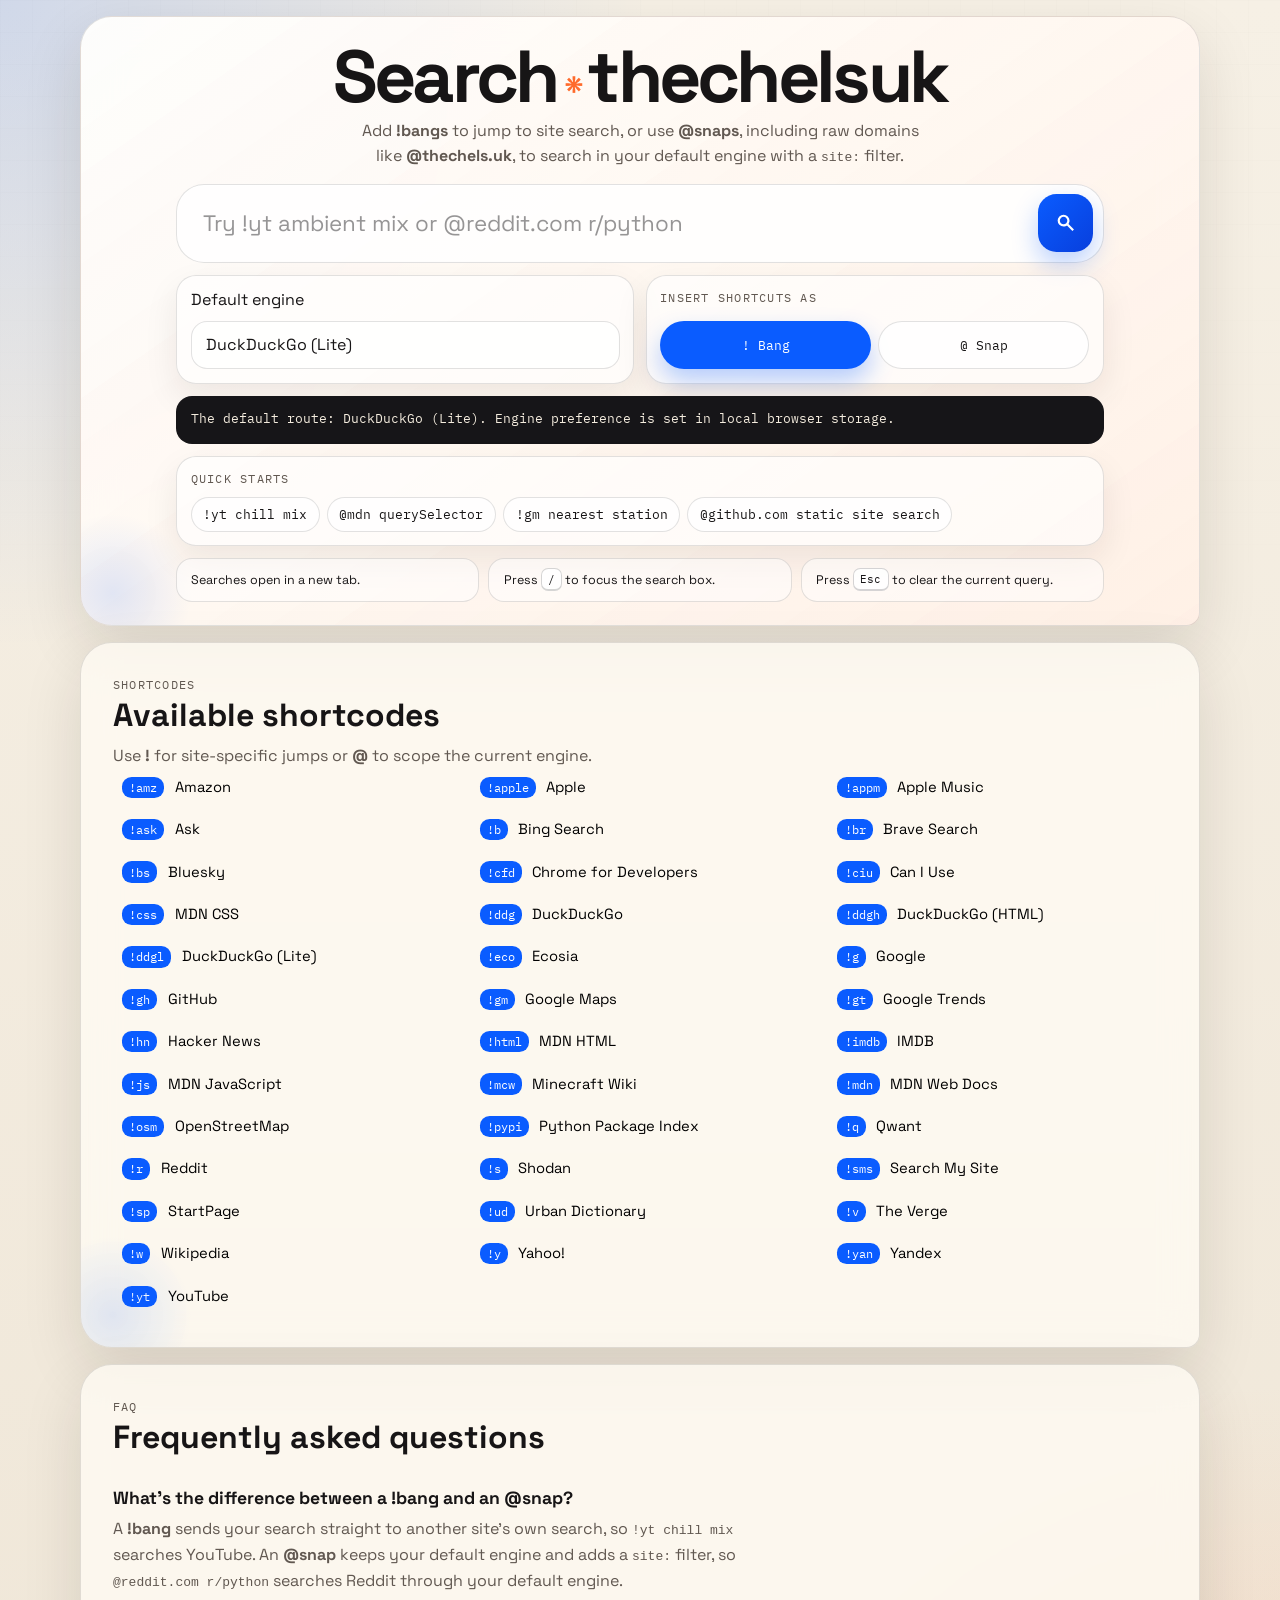
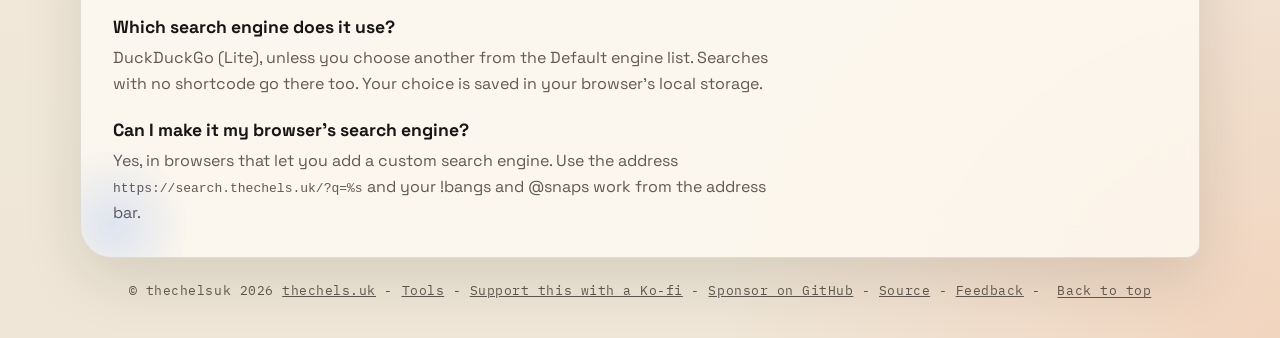
<file: index.html>
<!DOCTYPE html>
<html lang="en">

    <head>
        <meta charset="utf-8">
        <meta name="viewport" content="width=device-width, initial-scale=1">
        <title>Search @ thechelsuk - !bang and @snap search router</title>
        <meta name="description"
            content="A fast, private search router with !bangs for site search and @snaps to scope your default engine with site: filters. No tracking, no dependencies.">
        <meta name="author" content="thechelsuk">
        <meta name="robots" content="index,follow,max-image-preview:large">
        <link rel="canonical" href="https://search.thechels.uk/">

        <!-- Icons and app -->
        <link rel="icon" href="favicon.ico" sizes="32x32">
        <link rel="icon" href="favicon.svg" type="image/svg+xml">
        <link rel="apple-touch-icon" href="images/apple-touch-icon.png">
        <link rel="manifest" href="site.webmanifest">
        <meta name="theme-color" content="#0a5cff">
        <meta name="color-scheme" content="light">
        <meta name="application-name" content="thechelsuk Search">
        <meta name="format-detection" content="telephone=no, address=no">
        <meta name="mobile-web-app-capable" content="yes">
        <meta name="apple-mobile-web-app-title" content="thechelsuk">
        <meta name="apple-mobile-web-app-status-bar-style" content="default">

        <!-- Open Graph -->
        <meta property="og:type" content="website">
        <meta property="og:site_name" content="thechelsuk">
        <meta property="og:locale" content="en_GB">
        <meta property="og:url" content="https://search.thechels.uk/">
        <meta property="og:title" content="Search @ thechelsuk">
        <meta property="og:description"
            content="Fast search routing with !bangs, @snaps and a shortcut atlas.">
        <meta property="og:image" content="https://search.thechels.uk/images/og-image.png">
        <meta property="og:image:type" content="image/png">
        <meta property="og:image:width" content="1200">
        <meta property="og:image:height" content="630">
        <meta property="og:image:alt"
            content="Search @ thechelsuk logo with example queries !yt ambient mix and @reddit.com python">

        <!-- Twitter / X -->
        <meta name="twitter:card" content="summary_large_image">
        <meta name="twitter:title" content="Search @ thechelsuk">
        <meta name="twitter:description"
            content="Fast search routing with !bangs, @snaps and a shortcut atlas.">
        <meta name="twitter:image" content="https://search.thechels.uk/images/og-image.png">
        <meta name="twitter:image:alt"
            content="Search @ thechelsuk logo with example queries !yt ambient mix and @reddit.com python">
<script src="https://analytics.ahrefs.com/analytics.js" data-key="i9FSFAekQuon/3aaoIMCZg" async></script>
        <!-- Structured data -->
        <script type="application/ld+json">
            {
                "@context": "https://schema.org",
                "@graph": [
                    {
                        "@type": "WebSite",
                        "@id": "https://search.thechels.uk/#website",
                        "url": "https://search.thechels.uk/",
                        "name": "Search @ thechelsuk",
                        "description": "A fast, private search router with !bangs and @snaps.",
                        "inLanguage": "en-GB",
                        "publisher": { "@id": "https://thechels.uk/#person" },
                        "potentialAction": {
                            "@type": "SearchAction",
                            "target": {
                                "@type": "EntryPoint",
                                "urlTemplate": "https://search.thechels.uk/?q={search_term_string}"
                            },
                            "query-input": "required name=search_term_string"
                        }
                    },
                    {
                        "@type": "WebApplication",
                        "name": "Search @ thechelsuk",
                        "url": "https://search.thechels.uk/",
                        "image": "https://search.thechels.uk/images/og-image.png",
                        "applicationCategory": "UtilitiesApplication",
                        "operatingSystem": "Any",
                        "browserRequirements": "Requires JavaScript",
                        "isAccessibleForFree": true,
                        "offers": { "@type": "Offer", "price": "0", "priceCurrency": "GBP" },
                        "author": { "@id": "https://thechels.uk/#person" }
                    },
                    {
                        "@type": "Person",
                        "@id": "https://thechels.uk/#person",
                        "name": "thechelsuk",
                        "url": "https://thechels.uk/",
                        "sameAs": ["https://github.com/thechelsuk"]
                    },
                    {
                        "@type": "FAQPage",
                        "@id": "https://search.thechels.uk/#faq",
                        "url": "https://search.thechels.uk/",
                        "inLanguage": "en-GB",
                        "isPartOf": {
                            "@id": "https://search.thechels.uk/#website"
                        },
                        "mainEntity": [
                            {
                                "@type": "Question",
                                "name": "What's the difference between a !bang and an @snap?",
                                "acceptedAnswer": {
                                    "@type": "Answer",
                                    "text": "A !bang sends your search straight to another site's own search, so !yt chill mix searches YouTube. An @snap keeps your default engine and adds a site: filter, so @reddit.com r/python searches Reddit through your default engine."
                                }
                            },
                            {
                                "@type": "Question",
                                "name": "Which search engine does it use?",
                                "acceptedAnswer": {
                                    "@type": "Answer",
                                    "text": "DuckDuckGo (Lite), unless you choose another from the Default engine list. Searches with no shortcode go there too. Your choice is saved in your browser's local storage."
                                }
                            },
                            {
                                "@type": "Question",
                                "name": "Can I make it my browser's search engine?",
                                "acceptedAnswer": {
                                    "@type": "Answer",
                                    "text": "Yes, in browsers that let you add a custom search engine. Use the address https://search.thechels.uk/?q=%s and your !bangs and @snaps work from the address bar."
                                }
                            }
                        ]
                    }
                ]
            }
        </script>

        <link rel="search" type="application/opensearchdescription+xml" title="thechelsuk Search Router"
            href="https://search.thechels.uk/opensearch.xml">
        <link rel="preconnect" href="https://fonts.googleapis.com">
        <link rel="preconnect" href="https://fonts.gstatic.com" crossorigin>
        <link
            href="https://fonts.googleapis.com/css2?family=IBM+Plex+Mono:wght@400;500;600&family=Space+Grotesk:wght@400;500;700&display=swap"
            rel="stylesheet">
        <link rel="stylesheet" href="style.css">
        <script src="shortcodes.js" defer></script>
        <script src="script.js" defer></script>
        <link rel="webmention" href="https://webmention.io/thechels.uk/webmention" />
    </head>

    <body>
        <div id="outer-wrapper">
            <div id="wrapper" class="page-shell" data-mode="bang">
                <header id="header" class="site-header">
                    <ul class="skip-link-ul">
                        <li>
                            <a href="#main" class="skip-link">Skip to main content</a>
                        </li>
                    </ul>
                </header>
                <main id="main" class="content">
                    <section class="hero panel">
                        <div class="hero-header">
                            <h1 class="post-title" id="top">Search <sup class="asterisk">*</sup> <a
                                    href="/">thechelsuk</a></h1>
                            <p class="hero-intro">Add <strong>!bangs</strong> to jump to site search, or use
                                <strong>@snaps</strong>, including raw domains like <strong>@thechels.uk</strong>,
                                to search in your default engine with a <code>site:</code> filter.
                            </p>
                        </div>
                        <noscript>
                            <p class="noscript-note">This app requires JavaScript to function, but it is not enabled in
                                your browser.</p>
                        </noscript>
                        <div id="script-enabled" class="control-deck" hidden>
                            <form id="search-form" class="search-form" autocomplete="off" target="_blank">
                                <label class="visually-hidden" for="search-input">Search query</label>
                                <input type="text" id="search-input"
                                    placeholder="Try !yt ambient mix or @reddit.com r/python" spellcheck="false"
                                    enterkeyhint="search">
                                <button type="submit" id="search-button" aria-label="Search">
                                    <svg viewBox="0 -960 960 960" aria-hidden="true">
                                        <path
                                            d="M774-118 533-359q-30 21-70.29 33-40.29 12-81.68 12Q271-314 194-391t-77-187q0-110 77-187t187-77q110 0 187 77t77 187.03q0 41.39-11 79.18Q623-461 601-429l242 242-69 69ZM381-412q70 0 118-48t48-118q0-70-48-118t-118-48q-70 0-118 48t-48 118q0 70 48 118t118 48Z" />
                                    </svg>
                                </button>
                            </form>
                            <div class="hero-toolbar">
                                <section class="control-inline engine-inline">
                                    <label for="engine-select">Default engine</label>
                                    <select id="engine-select">
                                        <option value="https://start.duckduckgo.com/?q=">DuckDuckGo</option>
                                        <option value="https://html.duckduckgo.com/html?q=">DuckDuckGo (HTML)</option>
                                        <option value="https://lite.duckduckgo.com/lite?q=" selected>DuckDuckGo (Lite)
                                        </option>
                                        <option value="https://www.google.com/search?q=">Google</option>
                                        <option value="https://www.bing.com/search?q=">Bing</option>
                                        <option value="https://www.startpage.com/do/search?query=">StartPage</option>
                                        <option value="https://search.brave.com/search?q=">Brave</option>
                                        <option value="https://www.ecosia.org/search?q=">Ecosia</option>
                                        <option value="https://yandex.com/search/?text=">Yandex</option>
                                        <option value="https://search.yahoo.com/search?p=">Yahoo!</option>
                                        <option value="https://www.ask.com/web?q=">Ask</option>
                                        <option value="https://www.qwant.com/?q=">Qwant</option>
                                    </select>
                                </section>
                                <section class="control-inline mode-inline">
                                    <span class="control-label">Insert shortcuts as</span>
                                    <div class="mode-switch" role="group" aria-label="Shortcode mode">
                                        <button type="button" class="mode-button is-active" data-mode="bang">!
                                            Bang</button>
                                        <button type="button" class="mode-button" data-mode="snap">@ Snap</button>
                                    </div>
                                </section>
                            </div>
                            <p id="route-preview" class="route-preview" aria-live="polite">The default route: DuckDuckGo
                                (Lite). Engine preference is set in local browser storage.</p>
                            <section class="quick-starts">
                                <span class="control-label">Quick starts</span>
                                <div id="example-chips" class="example-chips"></div>
                            </section>
                            <div class="hero-notes" aria-label="Usage notes">
                                <p>Searches open in a new tab.</p>
                                <p>Press <kbd>/</kbd> to focus the search box.</p>
                                <p>Press <kbd>Esc</kbd> to clear the current query.</p>
                            </div>
                        </div>
                    </section>

                    <section class="shortcode-section panel">
                        <div class="section-heading">
                            <div>
                                <p class="section-kicker">Shortcodes</p>
                                <h2>Available shortcodes</h2>
                                <p>Use <strong>!</strong> for site-specific jumps or <strong>@</strong> to scope the
                                    current engine.</p>
                            </div>
                        </div>
                        <ul id="shortcode-list" class="shortcode-list"></ul>
                    </section>
                <section class="faq-section panel" id="faq">
                    <div class="section-heading">
                        <div>
                            <p class="section-kicker">FAQ</p>
                            <h2>Frequently asked questions</h2>
                        </div>
                    </div>
                    <h3>What's the difference between a !bang and an @snap?</h3>
                    <p>A <strong>!bang</strong> sends your search straight to another site's own search, so <code>!yt chill mix</code> searches YouTube. An <strong>@snap</strong> keeps your default engine and adds a <code>site:</code> filter, so <code>@reddit.com r/python</code> searches Reddit through your default engine.</p>
                    <h3>Which search engine does it use?</h3>
                    <p>DuckDuckGo (Lite), unless you choose another from the Default engine list. Searches with no shortcode go there too. Your choice is saved in your browser's local storage.</p>
                    <h3>Can I make it my browser's search engine?</h3>
                    <p>Yes, in browsers that let you add a custom search engine. Use the address <code>https://search.thechels.uk/?q=%s</code> and your !bangs and @snaps work from the address bar.</p>
                </section>
                </main>
                <footer class="site-footer">
                    <p>&copy; thechelsuk 2026
                        <a href="https://thechels.uk">thechels.uk</a> -
                        <a href="https://tools.thechels.uk">Tools</a> -
                        <a href="https://ko-fi.com/thechelsuk">Support this with a Ko-fi</a> -
                        <a href="https://github.com/sponsors/thechelsuk">Sponsor on GitHub</a> -
                        <a href="https://github.com/thechelsuk/uk.thechels.search">Source</a> - <a href="https://github.com/thechelsuk/uk.thechels.search/issues/new/choose">Feedback</a> -
                        <a href="#top" class="back-to-top">Back to top</a>
                    </p>
                </footer>
            </div>
        </div>
    </body>

</html>
</file>
<file: style.css>
:root {
    --font-sans: "Space Grotesk", "Avenir Next", "Segoe UI", sans-serif;
    --font-mono: "IBM Plex Mono", "SFMono-Regular", monospace;
    --bg: #f3ecde;
    --bg-soft: rgba(255, 251, 244, 0.78);
    --bg-strong: #fffdf8;
    --ink: #171516;
    --muted: #615851;
    --line: rgba(23, 21, 22, 0.12);
    --accent: #0a5cff;
    --accent-alt: #0b8f77;
    --accent-warm: #ff6b2c;
    --shadow: 0 22px 60px rgba(33, 25, 18, 0.12);
    --shadow-soft: 0 14px 34px rgba(33, 25, 18, 0.08);
    --radius-lg: 2rem 2rem 0.85rem 2rem;
    --radius-md: 1.35rem;
}

* {
    box-sizing: border-box;
}

html {
    font-family: var(--font-sans);
    scroll-behavior: smooth;
}

body {
    margin: 0;
    min-height: 100vh;
    color: var(--ink);
    background:
        radial-gradient(circle at top left, rgba(10, 92, 255, 0.16), transparent 28%),
        radial-gradient(circle at bottom right, rgba(255, 107, 44, 0.14), transparent 24%),
        linear-gradient(180deg, #f6f0e5 0%, #efe6d7 100%);
}

body::before {
    content: "";
    position: fixed;
    inset: 0;
    background:
        linear-gradient(90deg, rgba(23, 21, 22, 0.03) 1px, transparent 1px),
        linear-gradient(rgba(23, 21, 22, 0.03) 1px, transparent 1px);
    background-size: 2rem 2rem;
    mask-image: linear-gradient(180deg, rgba(0, 0, 0, 0.28), transparent 80%);
    pointer-events: none;
}

a {
    color: inherit;
}

button,
input,
select {
    font: inherit;
}

::selection {
    color: #fff;
    background: var(--accent);
}

:focus-visible {
    outline: 2px solid var(--accent);
    outline-offset: 3px;
}

[hidden] {
    display: none !important;
}

.page-shell {
    position: relative;
    z-index: 1;
    max-width: 72rem;
    margin: 0 auto;
    padding: 1rem 1rem 2.5rem;
}

.page-shell[data-mode="bang"] {
    --mode-accent: var(--accent);
}

.page-shell[data-mode="snap"] {
    --mode-accent: var(--accent-alt);
}

.skip-link-ul {
    margin: 0;
    padding: 0;
    list-style: none;
}

.skip-link {
    position: absolute;
    left: 1rem;
    top: -3rem;
    padding: 0.7rem 1rem;
    border-radius: 999px;
    background: var(--ink);
    color: var(--bg-strong);
    text-decoration: none;
    font-family: var(--font-mono);
}

.skip-link:focus {
    top: 1rem;
}

.site-header {
    padding: 0;
}

.masthead {
    display: grid;
    gap: 0.6rem;
}

.eyebrow,
.pattern-tag,
.section-kicker,
.control-label,
.control-card label,
.site-footer,
.route-preview,
.shortcode-domain,
.shortcode-action {
    font-family: var(--font-mono);
}

.eyebrow,
.pattern-tag,
.section-kicker,
.control-label,
.control-card label {
    margin: 0;
    font-size: 0.78rem;
    letter-spacing: 0.1em;
    text-transform: uppercase;
    color: var(--muted);
}

.brand-row {
    display: flex;
    flex-wrap: wrap;
    align-items: end;
    justify-content: space-between;
    gap: 0.75rem 1.5rem;
}

.blog-title {
    font-size: clamp(2.6rem, 8vw, 4.8rem);
    font-weight: 700;
    line-height: 0.92;
    letter-spacing: -0.04em;
}

.blog-title a {
    text-decoration: none;
}

.asterisk {
    color: var(--accent-warm);
    font-size: 0.5em;
}

.content {
    display: grid;
    gap: 1rem;
}

.panel {
    position: relative;
    overflow: hidden;
    padding: clamp(1.35rem, 3vw, 2rem);
    border: 1px solid var(--line);
    border-radius: var(--radius-lg);
    background: var(--bg-soft);
    box-shadow: var(--shadow);
    backdrop-filter: blur(18px);
}

.panel::before {
    content: "";
    position: absolute;
    inset: auto auto -3rem -3rem;
    width: 10rem;
    height: 10rem;
    border-radius: 50%;
    background: radial-gradient(circle, rgba(10, 92, 255, 0.12), transparent 70%);
    pointer-events: none;
}

.hero {
    display: grid;
    gap: 0.9rem;
    padding: clamp(1rem, 2.6vw, 1.45rem);
    background:
        linear-gradient(145deg, rgba(255, 255, 255, 0.78), rgba(255, 239, 228, 0.9)),
        var(--bg-soft);
}

.hero-header,
.shortcode-section,
.faq-section,
.control-deck {
    position: relative;
    z-index: 1;
}

.hero-header {
    display: grid;
    gap: 0.25rem;
    justify-items: center;
    text-align: center;
}

.post-title {
    display: flex;
    flex-wrap: wrap;
    align-items: baseline;
    justify-content: center;
    gap: 0.45rem;
    margin: 0;
    font-size: clamp(2.4rem, 7vw, 4.6rem);
    line-height: 1;
    letter-spacing: -0.05em;
}

.post-title a {
    text-decoration: none;
}

.hero-intro,
.section-heading p {
    margin: 0;
    max-width: 58ch;
    color: var(--muted);
    line-height: 1.6;
}

.hero-notes {
    display: grid;
    gap: 0.55rem;
    grid-template-columns: repeat(3, minmax(0, 1fr));
}

.hero-notes p {
    margin: 0;
    padding: 0.72rem 0.9rem;
    border: 1px solid var(--line);
    border-radius: 1rem;
    background: rgba(255, 255, 255, 0.52);
    font-size: 0.78rem;
    line-height: 1.5;
}

kbd {
    padding: 0.15rem 0.4rem;
    border: 1px solid rgba(23, 21, 22, 0.18);
    border-bottom-width: 2px;
    border-radius: 0.45rem;
    background: rgba(255, 255, 255, 0.9);
    font-family: var(--font-mono);
    font-size: 0.9em;
}

.noscript-note {
    margin: 0 0 1rem;
    padding: 1rem 1.1rem;
    border: 1px solid rgba(255, 107, 44, 0.3);
    border-radius: var(--radius-md);
    background: rgba(255, 107, 44, 0.12);
}

.control-deck {
    display: flex;
    flex-direction: column;
    width: 100%;
    gap: 0.75rem;
    max-width: 58rem;
    margin: 0 auto;
}

.search-form {
    display: grid;
    width: 100%;
    grid-template-columns: minmax(0, 1fr) auto;
    gap: 0.75rem;
    align-items: stretch;
    padding: 0.62rem;
    border: 1px solid rgba(23, 21, 22, 0.12);
    border-radius: 1.75rem;
    background: rgba(255, 255, 255, 0.86);
    box-shadow: inset 0 1px 0 rgba(255, 255, 255, 0.8);
}

.search-form:focus-within {
    border-color: rgba(10, 92, 255, 0.32);
    box-shadow:
        0 0 0 4px rgba(10, 92, 255, 0.12),
        inset 0 1px 0 rgba(255, 255, 255, 0.8);
}

#search-input,
#engine-select {
    width: 100%;
    border: 1px solid rgba(23, 21, 22, 0.12);
    border-radius: 1rem;
    background: rgba(255, 255, 255, 0.75);
    color: var(--ink);
}

#search-input {
    min-width: 0;
    border: 0;
    background: transparent;
    padding: 0.88rem 1rem;
    font-size: clamp(1.15rem, 2.4vw, 1.4rem);
}

#search-input:focus {
    outline: none;
}

#search-input::placeholder,
#engine-select::placeholder {
    color: rgba(23, 21, 22, 0.45);
}

#search-button {
    display: grid;
    place-items: center;
    width: 3.45rem;
    border: 0;
    border-radius: 1.15rem;
    background: linear-gradient(135deg, var(--accent), #083fdd);
    color: #fff;
    cursor: pointer;
    box-shadow: 0 12px 26px rgba(10, 92, 255, 0.28);
    transition: transform 160ms ease, box-shadow 160ms ease;
}

#search-button:hover {
    transform: translateY(-1px);
    box-shadow: 0 16px 30px rgba(10, 92, 255, 0.24);
}

#search-button svg {
    width: 1.35rem;
    fill: currentColor;
}

.route-preview {
    width: 100%;
    min-height: 3rem;
    margin: 0;
    padding: 0.75rem 0.95rem;
    border-radius: 1rem;
    background: #161518;
    color: #f4ecde;
    font-size: 0.84rem;
    line-height: 1.5;
}

.hero-toolbar {
    display: grid;
    width: 100%;
    grid-template-columns: repeat(2, minmax(0, 1fr));
    align-items: stretch;
    gap: 0.7rem;
}

.control-inline,
.quick-starts {
    display: grid;
    width: 100%;
    min-width: 0;
    gap: 0.65rem;
    padding: 0.85rem;
    border: 1px solid var(--line);
    border-radius: 1.25rem;
    background: rgba(255, 255, 255, 0.62);
    box-shadow: var(--shadow-soft);
}

#engine-select,
.mode-button,
.example-chip,
.shortcode-row {
    transition: transform 160ms ease, border-color 160ms ease, box-shadow 160ms ease, background-color 160ms ease;
}

#engine-select {
    display: block;
    width: 100%;
    min-width: 0;
    padding: 0.8rem 0.9rem;
    appearance: none;
}

.mode-switch,
.example-chips {
    display: flex;
    width: 100%;
    flex-wrap: wrap;
    gap: 0.45rem;
}

.mode-button,
.example-chip {
    border: 1px solid rgba(23, 21, 22, 0.12);
    border-radius: 999px;
    background: rgba(255, 255, 255, 0.84);
    color: var(--ink);
    cursor: pointer;
}

.mode-button {
    flex: 1;
    min-width: 8rem;
    padding: 0.72rem 0.95rem;
    font-family: var(--font-mono);
    font-size: 0.82rem;
}

.mode-button.is-active {
    border-color: transparent;
    background: var(--mode-accent);
    color: #fff;
    box-shadow: 0 12px 24px color-mix(in srgb, var(--mode-accent) 30%, transparent);
}

.example-chip {
    padding: 0.5rem 0.72rem;
    font-family: var(--font-mono);
    font-size: 0.8rem;
}

.mode-button:hover,
.example-chip:hover,
.shortcode-row:hover {
    transform: translateY(-1px);
}

.shortcode-section h2,
.faq-section h2 {
    margin: 0.3rem 0 0.65rem;
    font-size: clamp(1.5rem, 3vw, 2rem);
    line-height: 1.08;
}

.faq-section h3 {
    margin: 1.4rem 0 0.4rem;
    font-size: 1.1rem;
    line-height: 1.3;
}

.faq-section p:not(.section-kicker) {
    margin: 0;
    max-width: 68ch;
    color: var(--muted);
    line-height: 1.6;
}

.section-heading {
    display: flex;
    flex-wrap: wrap;
    align-items: end;
    justify-content: space-between;
    gap: 1rem 1.5rem;
}

.section-heading h2 {
    margin-top: 0.2rem;
}

.shortcode-list {
    display: grid;
    grid-template-columns: repeat(3, minmax(0, 1fr));
    gap: 0.35rem 1.2rem;
    margin: 0;
    padding: 0;
    list-style: none;
}

.shortcode-item {
    min-width: 0;
}

.shortcode-row,
.empty-state {
    width: 100%;
    border-radius: 0.9rem;
}

.shortcode-row {
    display: flex;
    align-items: baseline;
    gap: 0.65rem;
    padding: 0.42rem 0.5rem;
    border: 1px solid transparent;
    background: transparent;
    text-align: left;
    cursor: pointer;
}

.shortcode-row:hover,
.shortcode-row:focus-visible {
    background: rgba(255, 255, 255, 0.74);
    border-color: color-mix(in srgb, var(--mode-accent) 38%, rgba(23, 21, 22, 0.12));
    box-shadow: var(--shadow-soft);
}

.shortcode-badge {
    display: inline-flex;
    align-items: center;
    justify-content: center;
    padding: 0.2rem 0.45rem;
    border-radius: 0.6rem;
    background: var(--mode-accent);
    color: #fff;
    font-family: var(--font-mono);
    font-size: 0.74rem;
    white-space: nowrap;
}

.shortcode-name {
    min-width: 0;
    font-size: 0.92rem;
    line-height: 1.4;
}

.empty-state {
    display: grid;
    grid-column: 1 / -1;
    place-items: center;
    padding: 1.2rem;
    color: var(--muted);
}

.site-footer {
    margin-top: 1.5rem;
    text-align: center;
    font-size: 0.82rem;
    letter-spacing: 0.04em;
    color: var(--muted);
}

.site-footer p {
    margin: 0;
}

.back-to-top {
    display: inline-block;
    margin-left: 0.5rem;
    text-decoration-thickness: 0.08em;
    text-underline-offset: 0.16em;
}

.visually-hidden {
    position: absolute;
    width: 1px;
    height: 1px;
    padding: 0;
    margin: -1px;
    overflow: hidden;
    clip: rect(0, 0, 0, 0);
    white-space: nowrap;
    border: 0;
}

@media (max-width: 900px) {
    .hero-toolbar,
    .shortcode-list {
        grid-template-columns: 1fr;
    }
}

@media (max-width: 640px) {
    .page-shell {
        padding-inline: 0.8rem;
    }

    .page-shell::after {
        width: 7rem;
        height: 7rem;
    }

    .search-form {
        gap: 0.6rem;
        padding: 0.6rem;
    }

    .hero-notes {
        grid-template-columns: 1fr;
    }

    #search-button {
        width: 3.15rem;
    }
}
</file>
